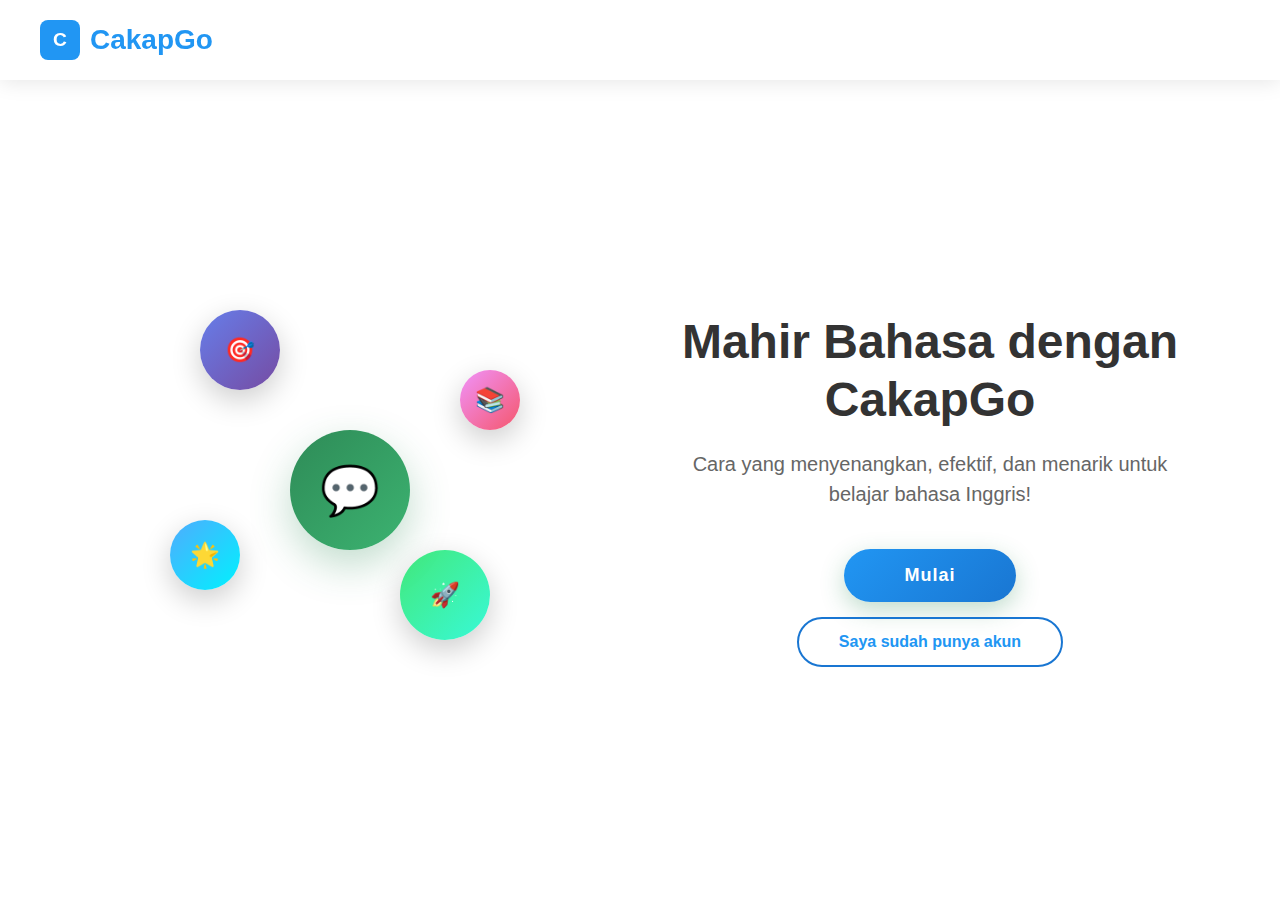
<file: index.html>
<!DOCTYPE html>
<html lang="en">
<head>
    <meta charset="UTF-8">
    <meta name="viewport" content="width=device-width, initial-scale=1.0">
    <title>CakapGo - Learn Languages Effectively</title>
    <link rel="stylesheet" href="welcome-style.css">
</head>
<body>
    <header class="header">
        <div class="logo">CakapGo</div>
        <div class="language-selector">
        </div>
    </header>

    <main class="main-container">
        <section class="illustration-section">
            <div class="floating-elements">
                <div class="floating-element element-1">🎯</div>
                <div class="floating-element element-2">📚</div>
                <div class="floating-element element-3">🌟</div>
                <div class="floating-element element-4">🚀</div>
                <div class="central-mascot">💬</div>
            </div>
        </section>

        <section class="content-section">
            <h1 class="main-heading">Mahir Bahasa dengan CakapGo</h1>
            <p class="sub-heading">Cara yang menyenangkan, efektif, dan menarik untuk belajar bahasa Inggris!</p>
            
            <div class="cta-buttons">
                <button class="btn-primary" onclick="startLearning()">Mulai</button>
                <button class="btn-secondary" onclick="signIn()">Saya sudah punya akun</button>
            </div>
        </section>
    </main>

    <script src="welcome-script.js"></script>
</body>
</html>
</file>
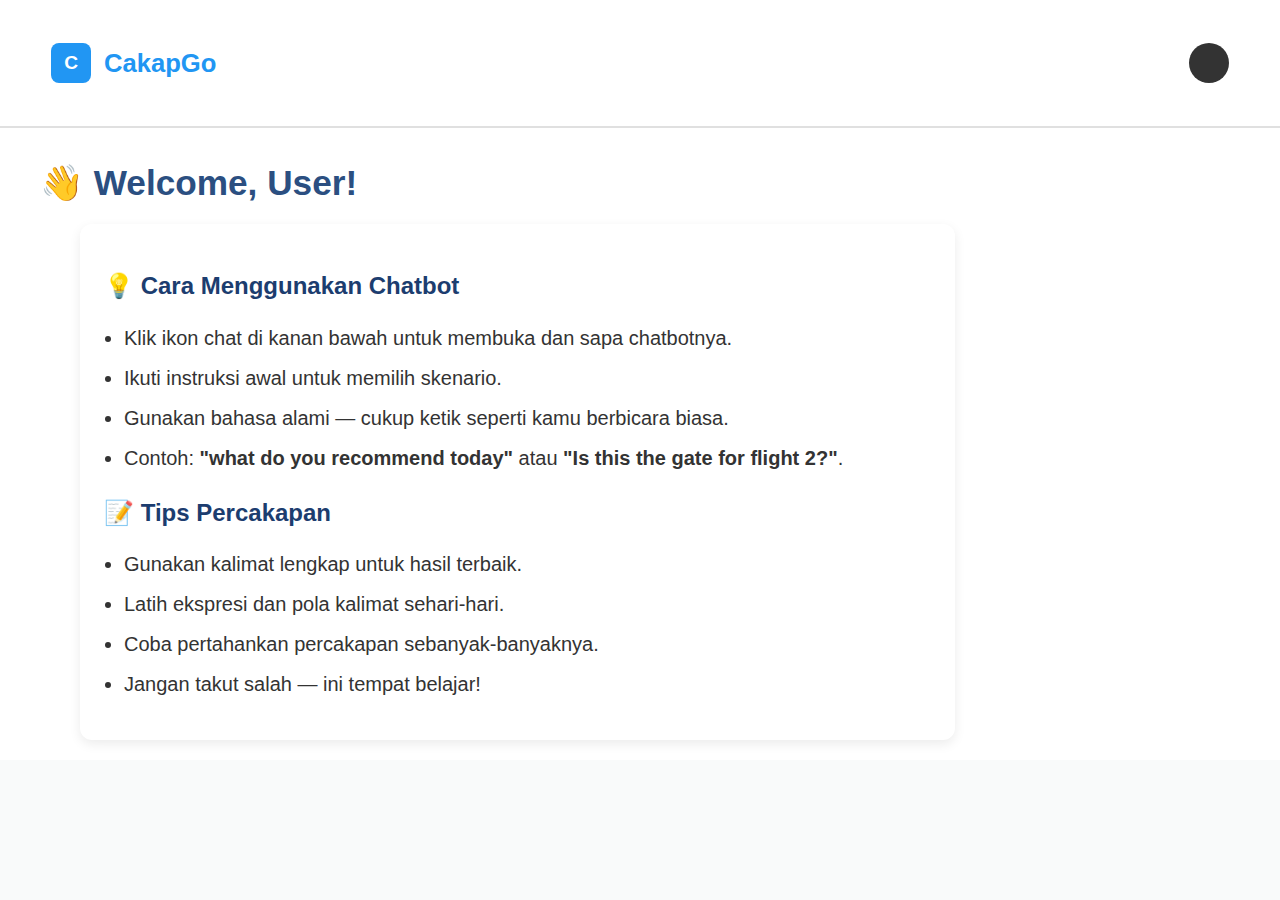
<file: latihan/conversation/index.html>
<!DOCTYPE html>
<html lang="en">
<head>
  <meta charset="UTF-8" />
  <title>Chatbot - CakapGo</title>
  <meta name="viewport" content="width=device-width, initial-scale=1.0" />
  <link rel="stylesheet" href="style.css" />
  <script src="https://cdn.botpress.cloud/webchat/v2.5/inject.js"></script>
</head>
<body>
  <div class="container">
    <header class="header">
      <a href="../../home.html" class="logo" style="text-decoration: none; color: inherit; cursor: pointer;">
        <div class="logo-icon">C</div>
        <span class="logo-text">CakapGo</span>
      </a>
      <div class="profile-icon"></div>
    </header>

    <main class="main-content">
      <h1>👋 Welcome, User!</h1>
      <div class="instructions">
        <h2>💡 Cara Menggunakan Chatbot</h2>
        <ul>
          <li>Klik ikon chat di kanan bawah untuk membuka dan sapa chatbotnya.</li>
          <li>Ikuti instruksi awal untuk memilih skenario.</li>
          <li>Gunakan bahasa alami — cukup ketik seperti kamu berbicara biasa.</li>
          <li>Contoh: <strong>"what do you recommend today"</strong> atau <strong>"Is this the gate for flight 2?"</strong>.</li>
        </ul>

        <h2>📝 Tips Percakapan</h2>
        <ul>
          <li>Gunakan kalimat lengkap untuk hasil terbaik.</li>
          <li>Latih ekspresi dan pola kalimat sehari-hari.</li>
          <li>Coba pertahankan percakapan sebanyak-banyaknya.</li>
          <li>Jangan takut salah — ini tempat belajar!</li>
        </ul>
      </div>
    </main>
  </div>

  <script src="script.js"></script>
</body>
</html>
</file>
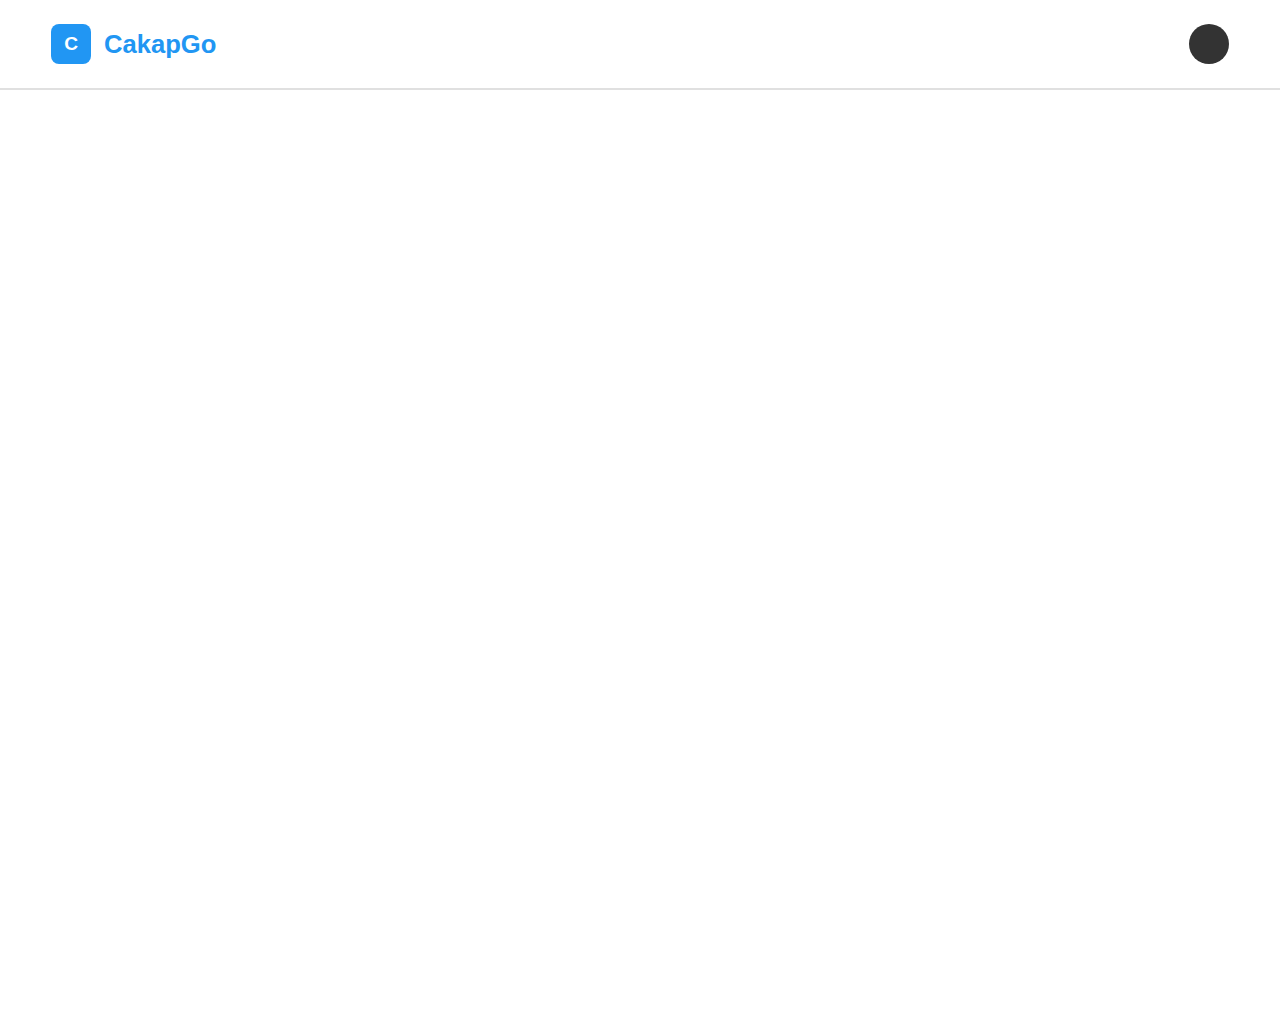
<file: home.html>
<!DOCTYPE html>
<html lang="id">
<head>
    <meta charset="UTF-8">
    <meta name="viewport" content="width=device-width, initial-scale=1.0">
    <title>CakapGo - Belajar Bahasa Inggris</title>
    <link rel="stylesheet" href="menu-styles.css">
</head>
<body>
    <div class="container">
        <!-- Header -->
        <header class="header">
            <div class="logo">
                <div class="logo-icon">C</div>
                <span class="logo-text">CakapGo</span>
            </div>
            <div class="profile-icon"></div>
        </header>

        <!-- Main Content -->
        <main class="main-content">
            <!-- Welcome Section -->
            <section class="welcome-section">
                <h1 class="welcome-title">Selamat Datang, User!</h1>
                <h2 class="welcome-subtitle">Siap Untuk Berlatih?</h2>
                <p class="welcome-description">
                    Belajar Bahasa Inggris kini jadi lebih mudah, interaktif dan menyenangkan! CakapGO hadir dengan latihan kosakata, 
                    percakapan, dan listening yang dirancang untuk semua level. Mulai perjalanan belajarmu sekarang dan tingkatkan kemampuan 
                    bahasa Inggris setiap hari.
                </p>
            </section>

            <!-- Feature Cards -->
            <section class="features-section">
                <div class="feature-card purple" onclick="openFeature('translate')">
                    <div class="feature-icon">
                        <svg width="40" height="40" viewBox="0 0 24 24" fill="none" stroke="currentColor" stroke-width="2">
                            <path d="M14 2H6a2 2 0 0 0-2 2v16a2 2 0 0 0 2 2h12a2 2 0 0 0 2-2V8z"/>
                            <polyline points="14,2 14,8 20,8"/>
                            <line x1="16" y1="13" x2="8" y2="13"/>
                            <line x1="16" y1="17" x2="8" y2="17"/>
                            <polyline points="10,9 9,9 8,9"/>
                        </svg>
                    </div>
                    <h3 class="feature-title">Latihan Kata & Kalimat</h3>
                    <p class="feature-description">Belajar kosakata baru dalam bahasa Inggris</p>
                </div>

                <div class="feature-card coral" onclick="openFeature('speaking')">
                    <div class="feature-icon">
                        <svg width="40" height="40" viewBox="0 0 24 24" fill="none" stroke="currentColor" stroke-width="2">
                            <path d="M3 18v-6a9 9 0 0 1 18 0v6"/>
                            <path d="M21 19a2 2 0 0 1-2 2h-1a2 2 0 0 1-2-2v-3a2 2 0 0 1 2-2h3zM3 19a2 2 0 0 0 2 2h1a2 2 0 0 0 2-2v-3a2 2 0 0 0-2-2H3z"/>
                        </svg>
                    </div>
                    <h3 class="feature-title">Latihan Mendengar & Berbicara</h3>
                    <p class="feature-description">Belajar mengucapkan dan mendengarkan</p>
                </div>

                <div class="feature-card orange" onclick="openFeature('dialogue')">
                    <div class="feature-icon">
                        <svg width="40" height="40" viewBox="0 0 24 24" fill="none" stroke="currentColor" stroke-width="2">
                            <path d="M21 15a2 2 0 0 1-2 2H7l-4 4V5a2 2 0 0 1 2-2h14a2 2 0 0 1 2 2z"/>
                            <path d="M8 9h8"/>
                            <path d="M8 13h6"/>
                        </svg>
                    </div>
                    <h3 class="feature-title">Latihan Bercakap</h3>
                    <p class="feature-description">Latih bahasa inggrismu, berbicara dengan conversation AI </p>
                </div>
            </section>

            <!-- Progress Section -->
            <section class="progress-section">
                <h3 class="progress-title">Progress</h3>
                <div class="progress-items">
                    <div class="progress-item">
                        <span class="progress-label">vocabulary</span>
                        <div class="progress-bar">
                            <div class="progress-fill" data-progress="10"></div>
                        </div>
                        <span class="progress-percentage">0%</span>
                    </div>
                    <div class="progress-item">
                        <span class="progress-label">speaking</span>
                        <div class="progress-bar">
                            <div class="progress-fill" data-progress="10"></div>
                        </div>
                        <span class="progress-percentage">10%</span>
                    </div>
                </div>
            </section>
        </main>
    </div>

    <script src="menu-script.js"></script>
</body>
</html>
</file>
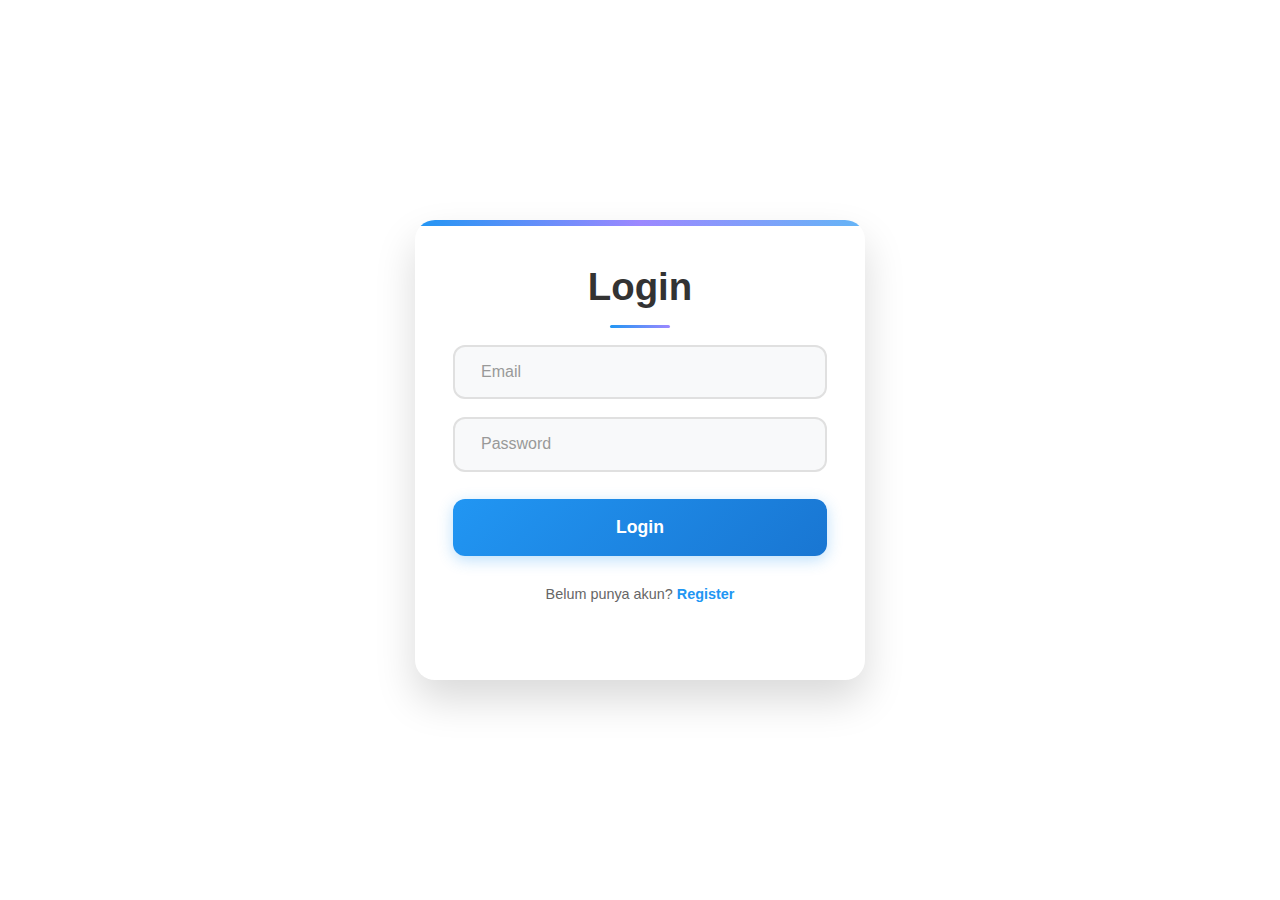
<file: login.html>
<!DOCTYPE html>
<html lang="en">
<head>
    <meta charset="UTF-8">
    <meta name="viewport" content="width=device-width, initial-scale=1.0">
    <title>Login</title>
    <link rel="stylesheet" href="style/login-styles.css">
</head>
<body>
    <div class="main">
        <div class="right">
            <div class="container">
                <h2>Login</h2>
                <form id="loginForm">
                    <input type="email" id="loginEmail" placeholder="Email" required>
                    <input type="password" id="loginPassword" placeholder="Password" required>
                    <button type="submit">Login</button>
                </form>
                <p>Belum punya akun? <a href="register.html">Register</a></p>
                <p id="login-msg"></p>
            </div>
        </div>
    </div>
    <script src="js/script.js"></script>
</body>
</html>
</file>
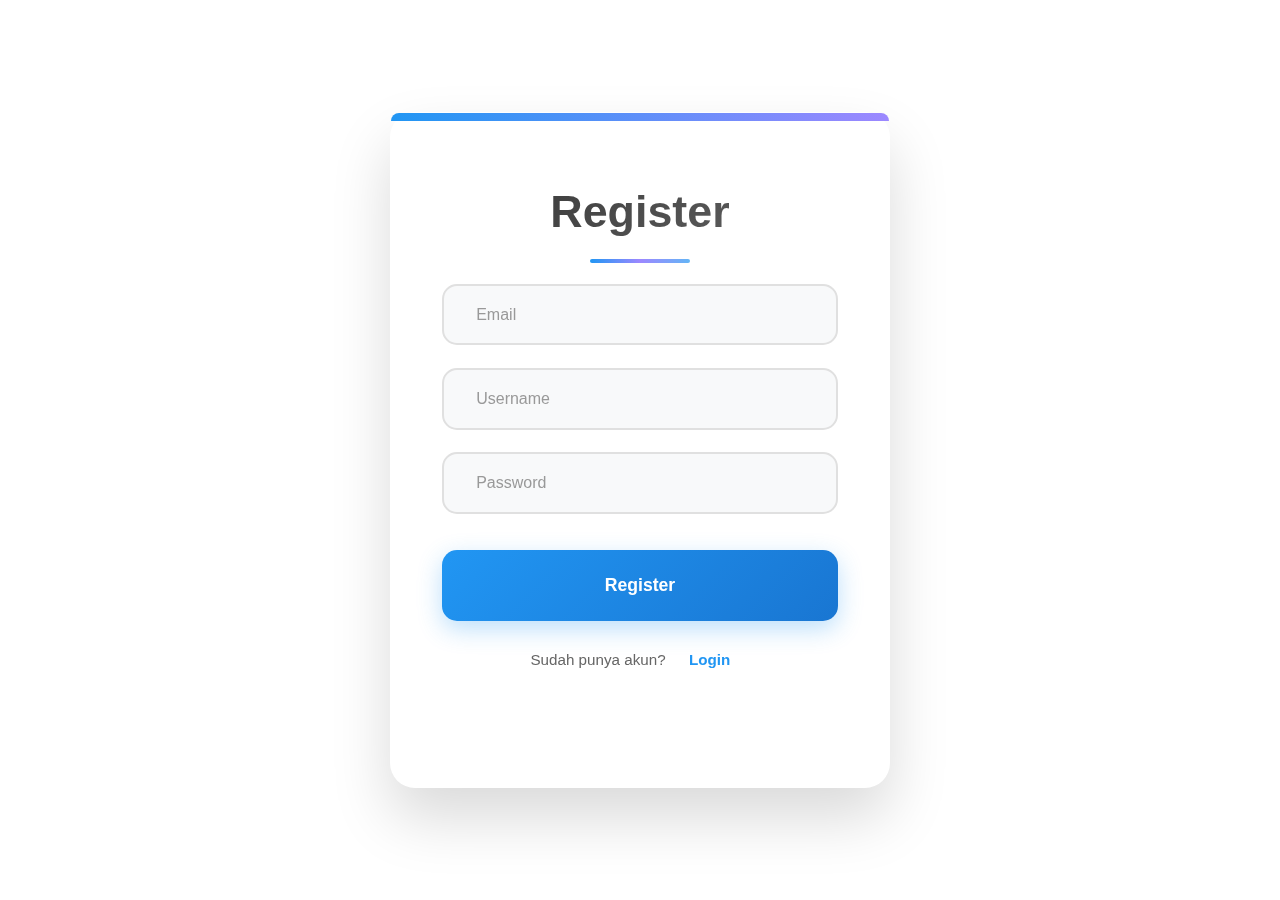
<file: register.html>
<!DOCTYPE html>
<html lang="en">
<head>
    <meta charset="UTF-8">
    <meta name="viewport" content="width=device-width, initial-scale=1.0">
    <title>Register</title>
    <link rel="stylesheet" href="style/register-style.css">
</head>
<body>
    <div class="container">
        <h2>Register</h2>
        <form id="registerForm">
            <input type="email" id="email" placeholder="Email" required>
            <input type="text" id="username" placeholder="Username" required>
            <input type="password" id="password" placeholder="Password" required>
            <button type="submit">Register</button>
        </form>
        <p>Sudah punya akun? <a href="login.html">Login</a></p>
        <p id="register-msg"></p>
    </div>
    <script src="js/script.js"></script>
</body>
</html>
</file>
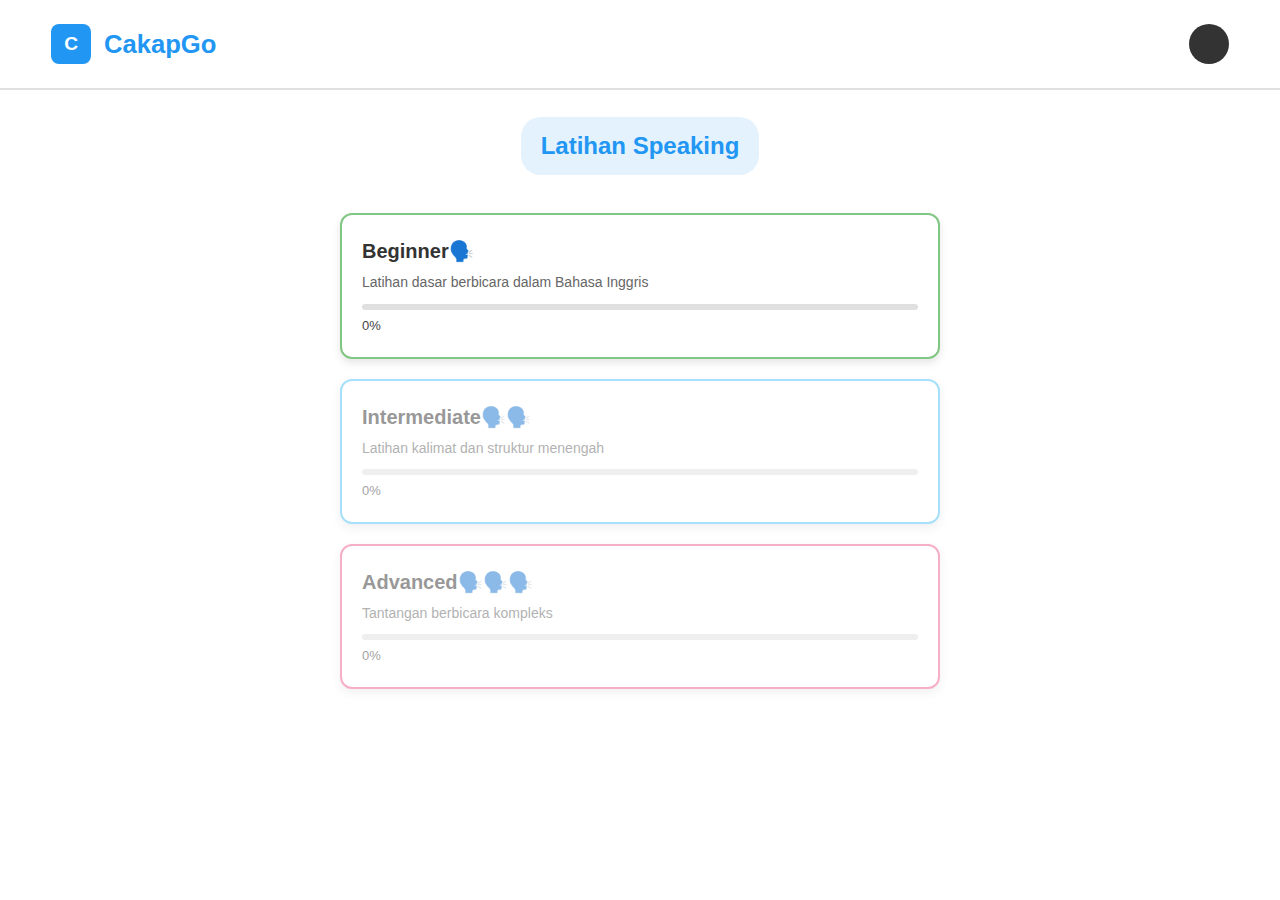
<file: latihan/speaking/difficulty.html>
<!DOCTYPE html>
<html lang="en">
<head>
  <meta charset="UTF-8" />
  <meta name="viewport" content="width=device-width, initial-scale=1.0"/>
  <title>Pilih Tingkat Speaking - CakapGo</title>
  <link rel="stylesheet" href="difficulty.css">
</head>
<body>
  <div class="container">
    <header class="header">
      <a href="../../home.html" class="logo" style="text-decoration: none; color: inherit; cursor: pointer;">
        <div class="logo-icon">C</div>
        <span class="logo-text">CakapGo</span>
      </a>
      <div class="profile-icon"></div>
    </header>

    <div class="lesson-section-title">Latihan Speaking</div>

    <div class="lesson-container">
      <div class="lesson-card beginner" id="easyBtn" onclick="selectDifficulty('easy')">
        <div class="card-content">
          <h3 class="level-title">Beginner🗣️</h3>
          <p class="level-desc">Latihan dasar berbicara dalam Bahasa Inggris</p>
          <div class="progress-bar">
            <div class="progress" id="progress-bar-easy"></div>
          </div>
          <p class="lesson-percent" id="easyProgress">0%</p>
        </div>
      </div>

      <div class="lesson-card intermediate locked" id="mediumBtn" onclick="selectDifficulty('medium')">
        <div class="card-content">
          <h3 class="level-title">Intermediate🗣️🗣️</h3>
          <p class="level-desc">Latihan kalimat dan struktur menengah</p>
          <div class="progress-bar">
            <div class="progress" id="progress-bar-medium"></div>
          </div>
          <p class="lesson-percent" id="mediumProgress">0%</p>
        </div>
      </div>

      <div class="lesson-card hard locked" id="hardBtn" onclick="selectDifficulty('hard')">
        <div class="card-content">
          <h3 class="level-title">Advanced🗣️🗣️🗣️</h3>
          <p class="level-desc">Tantangan berbicara kompleks</p>
          <div class="progress-bar">
            <div class="progress" id="progress-bar-hard"></div>
          </div>
          <p class="lesson-percent" id="hardProgress">0%</p>
        </div>
      </div>
    </div>
  </div>

  <script src="difficulty.js"></script>
</body>
</html>
</file>
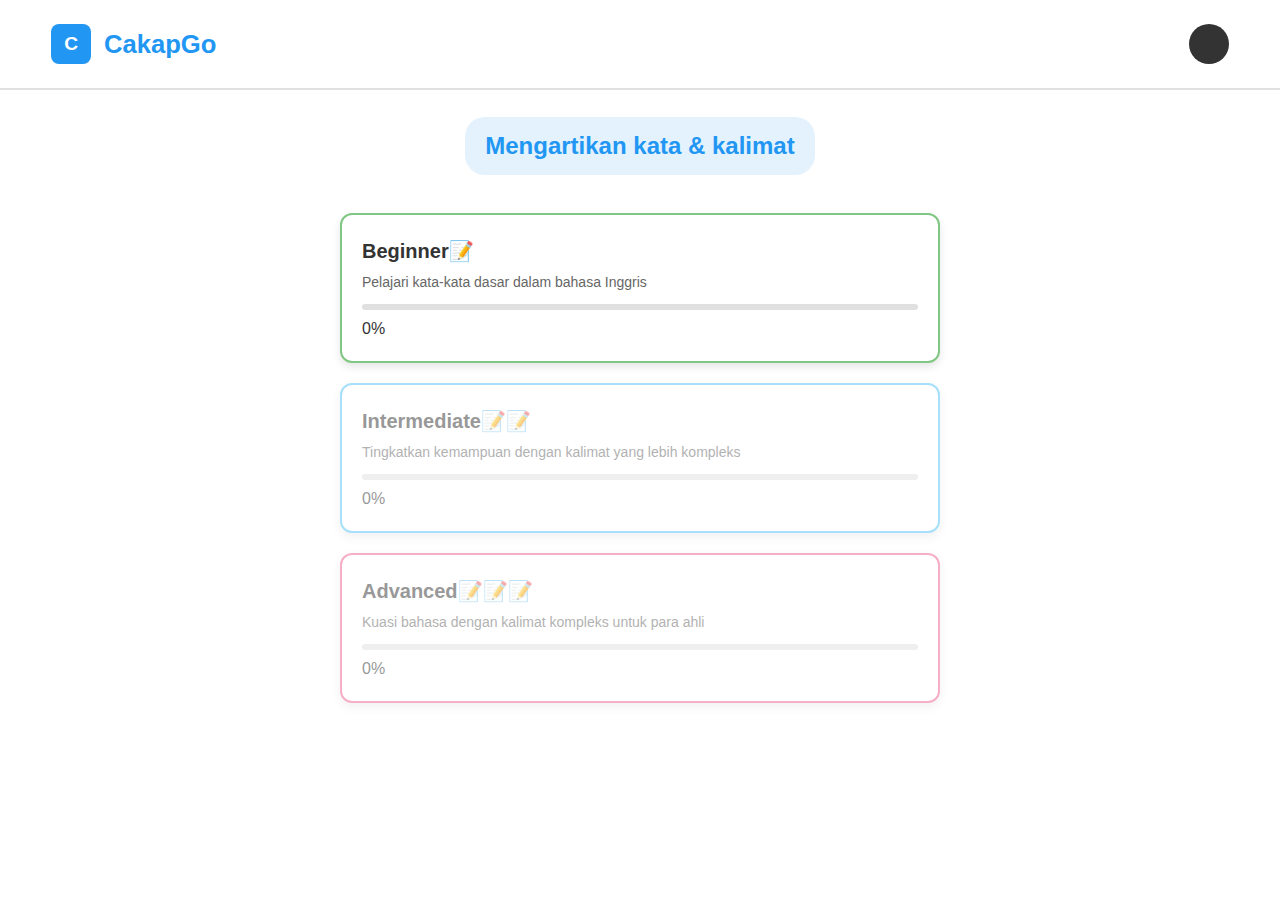
<file: latihan/vocabulary/difficulty.html>
<!DOCTYPE html>
<html lang="en">
<head>
  <meta charset="UTF-8" />
  <meta name="viewport" content="width=device-width, initial-scale=1.0"/>
  <title>Pilih Tingkat Kesulitan - BiLingo</title>
  <link rel="stylesheet" href="difficulty.css">
</head>
<body>
  <div class="container">
    <header class="header">
      <a href="../../home.html" class="logo" style="text-decoration: none; color: inherit; cursor: pointer;">
        <div class="logo-icon">C</div>
        <span class="logo-text">CakapGo</span>
      </a>
      <div class="profile-icon"></div>
    </header>
    <div class="lesson-section-title">Mengartikan kata & kalimat</div>

<div class="lesson-container">
  <div class="lesson-card beginner" id="easy" onclick="selectDifficulty('easy')">
    <div class="card-content">
      <h3 class="level-title">Beginner📝</h3>
      <p class="level-desc">Pelajari kata-kata dasar dalam bahasa Inggris</p>
      <div class="progress-bar">
        <div class="progress" id="progress-bar-easy" style="width: 0%;"></div>
      </div>
      <p class="lesson-percent" id="lesson-count-easy">0%</p>
    </div>
  </div>

  <div class="lesson-card intermediate" id="intermediate" onclick="selectDifficulty('intermediate')">
    <div class="card-content">
      <h3 class="level-title">Intermediate📝📝</h3>
      <p class="level-desc">Tingkatkan kemampuan dengan kalimat yang lebih kompleks</p>
      <div class="progress-bar">
        <div class="progress" id="progress-bar-intermediate" style="width: 0%;"></div>
      </div>
      <p class="lesson-percent" id="lesson-count-intermediate">0%</p>
    </div>
  </div>

  <div class="lesson-card hard" id="hard" onclick="selectDifficulty('hard')">
    <div class="card-content">
      <h3 class="level-title">Advanced📝📝📝</h3>
      <p class="level-desc">Kuasi bahasa dengan kalimat kompleks untuk para ahli</p>
      <div class="progress-bar">
        <div class="progress" id="progress-bar-hard" style="width: 0%;"></div>
      </div>
      <p class="lesson-percent" id="lesson-count-hard">0%</p>
    </div>
  </div>
</div>


  </div>

  <script src="difficulty.js"></script>
</body>
</html>
</file>
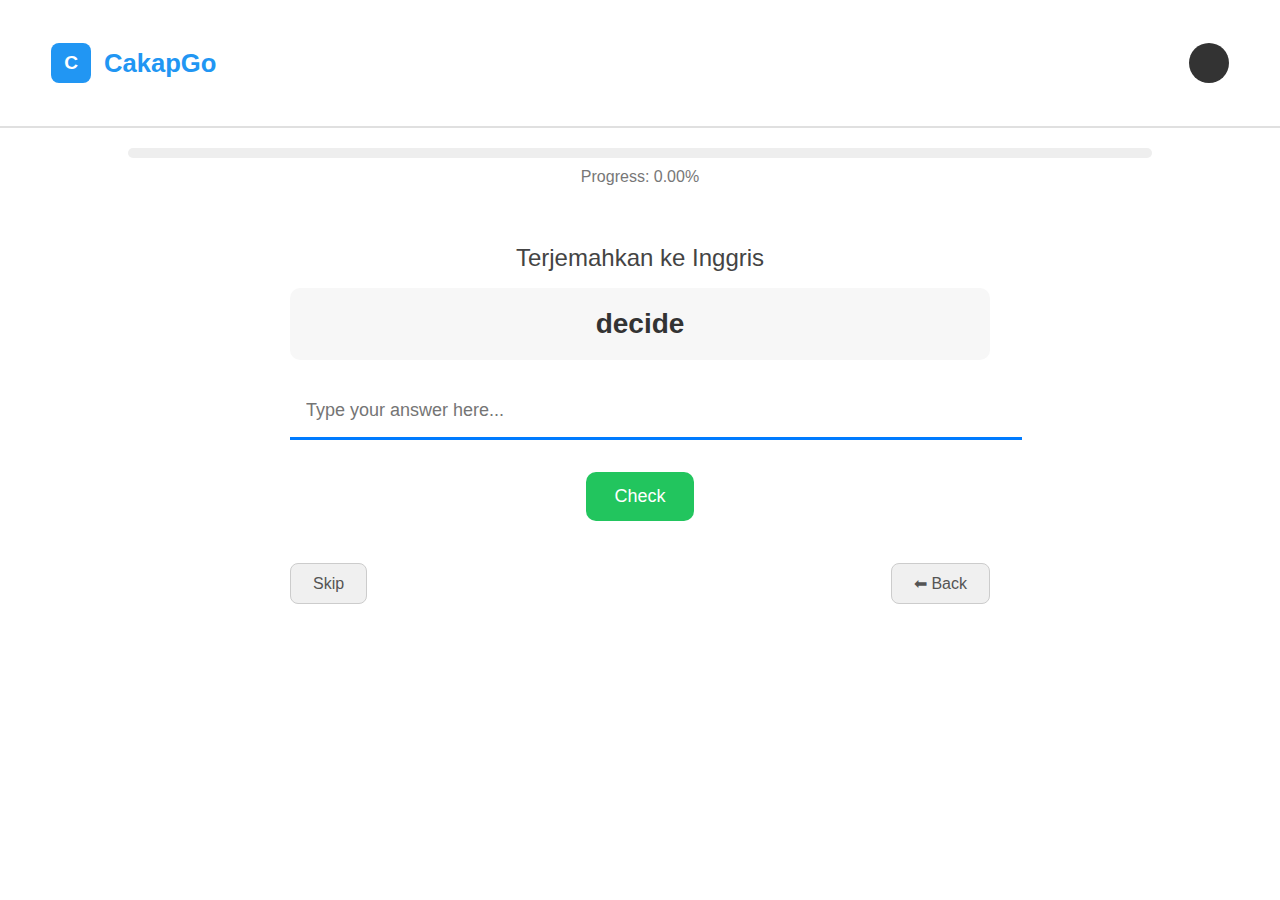
<file: latihan/vocabulary/latihan.html>
<!DOCTYPE html>
<html lang="id">
<head>
  <meta charset="UTF-8" />
  <title>CakapGo - Latihan</title>
  <link rel="stylesheet" href="style.css" />
</head>
<body>
  <div class="container">
    <header class="header">
      <a href="../../home.html" class="logo" style="text-decoration: none; color: inherit; cursor: pointer;">
        <div class="logo-icon">C</div>
        <span class="logo-text">CakapGo</span>
      </a>
      <div class="profile-icon"></div>
    </header>
  </div>

  <div class="progress-bar-container">
    <div id="progress-bar"></div>
  </div>
  <p id="progress-label" class="progress-text">Progress: 0.00%</p>

  <main class="card">
    <p class="instruction">Terjemahkan ke Inggris</p>
    <div class="question-box" id="question">Loading...</div>

    <input type="text" id="answer" placeholder="Type your answer here..." class="answer-input" />

    <div class="correct-progress-container" id="correct-progress-container" style="display: none;">
      <div class="correct-progress-bar" id="correct-progress-bar"></div>
    </div>

    <button class="check-btn" onclick="checkAnswer()">Check</button>
    <p id="result" class="feedback"></p>
    <button id="next-btn" class="next-btn" onclick="loadRandomQuestion()" style="display: none;">Next</button>


    <div class="skip-row">
      <button class="skip-btn" onclick="loadRandomQuestion()">Skip</button>
      <button class="back-btn" onclick="goBack()">⬅ Back</button>
    </div>
  </main>

  <script src="latihan.js"></script>
</body>
</html>
</file>
<file: welcome-style.css>
* {
    margin: 0;
    padding: 0;
    box-sizing: border-box;
}

body {
    font-family: 'Segoe UI', Tahoma, Geneva, Verdana, sans-serif;
    
    min-height: 100vh;
    overflow-x: hidden;
}

.header {
    display: flex;
    justify-content: space-between;
    align-items: center;
    padding: 20px 40px;
    background: rgba(255, 255, 255, 0.95);
    backdrop-filter: blur(10px);
    box-shadow: 0 2px 20px rgba(0, 0, 0, 0.1);
}

.logo {
    font-size: 28px;
    font-weight: bold;
    color: #2196F3;
    display: flex;
    align-items: center;
    gap: 10px;
}

.logo::before {
    content: "C";
    width: 3vw;
    height: 3vw;
    min-width: 40px;
    min-height: 40px;
    max-width: 60px;
    max-height: 60px;
    background-color: #2196F3;
    color: white;
    border-radius: 8px;
    display: flex;
    align-items: center;
    justify-content: center;
    font-weight: bold;
    font-size: clamp(16px, 1.5vw, 24px);
}

.language-selector {
    display: flex;
    align-items: center;
    gap: 10px;
    color: #666;
    font-size: 14px;
    cursor: pointer;
    padding: 8px 16px;
    border-radius: 20px;
    transition: background-color 0.3s ease;
}

.language-selector:hover {
    background-color: rgba(46, 139, 87, 0.1);
}

.main-container {
    display: flex;
    align-items: center;
    justify-content: center;
    min-height: calc(100vh - 80px);
    padding: 40px;
    gap: 80px;
}

.illustration-section {
    flex: 1;
    max-width: 500px;
    position: relative;
}

.floating-elements {
    position: relative;
    width: 400px;
    height: 400px;
    margin: 0 auto;
}

.floating-element {
    position: absolute;
    border-radius: 50%;
    display: flex;
    align-items: center;
    justify-content: center;
    font-size: 24px;
    animation: float 3s ease-in-out infinite;
    box-shadow: 0 10px 30px rgba(0, 0, 0, 0.2);
}

.element-1 {
    width: 80px;
    height: 80px;
    background: linear-gradient(135deg, #667eea 0%, #764ba2 100%);
    top: 20px;
    left: 50px;
    animation-delay: 0s;
}

.element-2 {
    width: 60px;
    height: 60px;
    background: linear-gradient(135deg, #f093fb 0%, #f5576c 100%);
    top: 80px;
    right: 30px;
    animation-delay: 0.5s;
}

.element-3 {
    width: 70px;
    height: 70px;
    background: linear-gradient(135deg, #4facfe 0%, #00f2fe 100%);
    bottom: 100px;
    left: 20px;
    animation-delay: 1s;
}

.element-4 {
    width: 90px;
    height: 90px;
    background: linear-gradient(135deg, #43e97b 0%, #38f9d7 100%);
    bottom: 50px;
    right: 60px;
    animation-delay: 1.5s;
}

.central-mascot {
    position: absolute;
    top: 50%;
    left: 50%;
    transform: translate(-50%, -50%);
    width: 120px;
    height: 120px;
    background: linear-gradient(135deg, #2E8B57 0%, #3CB371 100%);
    border-radius: 50%;
    display: flex;
    align-items: center;
    justify-content: center;
    font-size: 48px;
    box-shadow: 0 15px 40px rgba(46, 139, 87, 0.3);
    animation: pulse 2s ease-in-out infinite;
}

.content-section {
    flex: 1;
    max-width: 500px;
    text-align: center;
}

.main-heading {
    font-size: 48px;
    font-weight: bold;
    color: #333;
    margin-bottom: 20px;
    line-height: 1.2;
}

.sub-heading {
    font-size: 20px;
    color: #666;
    margin-bottom: 40px;
    line-height: 1.5;
}

.cta-buttons {
    display: flex;
    flex-direction: column;
    gap: 15px;
    align-items: center;
}

.btn-primary {
    background: linear-gradient(135deg, #2196F3, #1976D2);
    color: white;
    border: none;
    padding: 16px 60px;
    font-size: 18px;
    font-weight: bold;
    border-radius: 30px;
    cursor: pointer;
    transition: all 0.3s ease;
    box-shadow: 0 8px 25px rgba(46, 139, 87, 0.3);
    letter-spacing: 1px;
}

.btn-primary:hover {
    transform: translateY(-2px);
    box-shadow: 0 12px 35px rgba(46, 139, 87, 0.4);
}

.btn-secondary {
    background: transparent;
    color: #2196F3;
    border: 2px solid #1976D2;
    padding: 14px 40px;
    font-size: 16px;
    font-weight: 600;
    border-radius: 30px;
    cursor: pointer;
    transition: all 0.3s ease;
}

.btn-secondary:hover {
    background: #29dad4;
    color: white;
    transform: translateY(-1px);
}

@keyframes float {
    0%, 100% { transform: translateY(0px); }
    50% { transform: translateY(-20px); }
}

@keyframes pulse {
    0%, 100% { transform: translate(-50%, -50%) scale(1); }
    50% { transform: translate(-50%, -50%) scale(1.05); }
}

@media (max-width: 768px) {
    .main-container {
        flex-direction: column;
        gap: 40px;
        padding: 20px;
    }

    .header {
        padding: 15px 20px;
    }

    .main-heading {
        font-size: 36px;
    }

    .floating-elements {
        width: 300px;
        height: 300px;
    }

    .cta-buttons {
        width: 100%;
    }

    .btn-primary, .btn-secondary {
        width: 100%;
        max-width: 300px;
    }
}

.features {
    position: absolute;
    bottom: 20px;
    left: 50%;
    transform: translateX(-50%);
    display: flex;
    gap: 30px;
    color: #666;
    font-size: 14px;
}

.feature {
    display: flex;
    align-items: center;
    gap: 8px;
}
</file>
<file: latihan/conversation/style.css>
body {
  font-family: 'Segoe UI', sans-serif;
  background-color: #f9fafa;
  color: #333;
  margin: 0;
  padding: 0;
}

.container {
  width: 100vw;
  padding: 0;
  background-color: white;
  display: flex;
  flex-direction: column;
}

.header {
  display: flex;
  justify-content: space-between;
  align-items: center;
  padding: 2vh 4vw;
  border-bottom: 2px solid #e0e0e0;
  height: 10vh;
  min-height: 0px;
}

.logo {
  display: flex;
  align-items: center;
  gap: 1vw;
}

.logo-icon {
  width: 3vw;
  height: 3vw;
  min-width: 40px;
  min-height: 40px;
  max-width: 60px;
  max-height: 60px;
  background-color: #2196F3;
  color: white;
  border-radius: 8px;
  display: flex;
  align-items: center;
  justify-content: center;
  font-weight: bold;
  font-size: clamp(16px, 1.5vw, 24px);
}

.logo-text {
  font-size: clamp(20px, 2vw, 32px);
  font-weight: bold;
  color: #2196F3;
}

.profile-icon {
  width: 3vw;
  height: 3vw;
  min-width: 40px;
  min-height: 40px;
  max-width: 60px;
  max-height: 60px;
  background-color: #333;
  border-radius: 50%;
  cursor: pointer;
  transition: transform 0.2s ease;
}

.profile-icon:hover {
  transform: scale(1.1);
}

.main-content {
  max-width: 900px;
  margin: 10px auto 20px 40px;
  padding: 0px;
  text-align: left;
}

h1 {
  color: #2b4f81;
  font-size: 2.2rem;
  margin-bottom: 10px;
}

.instructions {
  background-color: #ffffff;
  border-radius: 12px;
  padding: 24px;
  box-shadow: 0 4px 12px rgba(0,0,0,0.08);
  margin-top: 20px;
  line-height: 1.6;
  width: 100%;
  max-width: 1000px;
  min-width: 300px;
  margin-left: 40px;
  margin-right: auto;
}

.instructions h2 {
  font-size: 1.5rem;
  margin-bottom: 10px;
  color: #1c3d6f;
}

.instructions ul {
  padding-left: 20px;
}

.instructions ul li {
  margin-bottom: 8px;
  font-size: 20px;
}

@media screen and (max-width: 768px) {
  .main-content {
    margin: 20px;
    padding-bottom: 120px;
    font-size: 150px;
  }
}
</file>
<file: menu-styles.css>
* {
    margin: 0;
    padding: 0;
    box-sizing: border-box;
}

body {
    font-family: 'Segoe UI', Tahoma, Geneva, Verdana, sans-serif;
    background-color: #f5f5f5;
    color: #333;
    line-height: 1.6;
    overflow-x: hidden;
}

.container {
    width: 100vw;
    min-height: 100vh;
    padding: 0;
    background-color: white;
    display: flex;
    flex-direction: column;
}

/* Header Styles */
.header {
    display: flex;
    justify-content: space-between;
    align-items: center;
    padding: 2vh 4vw;
    border-bottom: 2px solid #e0e0e0;
    height: 10vh;
    min-height: 80px;
}

.logo {
    display: flex;
    align-items: center;
    gap: 1vw;
}

.logo-icon {
    width: 3vw;
    height: 3vw;
    min-width: 40px;
    min-height: 40px;
    max-width: 60px;
    max-height: 60px;
    background-color: #2196F3;
    color: white;
    border-radius: 8px;
    display: flex;
    align-items: center;
    justify-content: center;
    font-weight: bold;
    font-size: clamp(16px, 1.5vw, 24px);
}

.logo-text {
    font-size: clamp(20px, 2vw, 32px);
    font-weight: bold;
    color: #2196F3;
}

.profile-icon {
    width: 3vw;
    height: 3vw;
    min-width: 40px;
    min-height: 40px;
    max-width: 60px;
    max-height: 60px;
    background-color: #333;
    border-radius: 50%;
    cursor: pointer;
    transition: transform 0.2s ease;
}

.profile-icon:hover {
    transform: scale(1.1);
}

/* Main Content */
.main-content {
    flex: 1;
    padding: 0 4vw;
    display: flex;
    flex-direction: column;
    justify-content: space-between;
    min-height: 90vh;
}

/* Welcome Section */
.welcome-section {
    text-align: center;
    padding: 4vh 0;
    flex: 0 0 auto;
}

.welcome-title {
    font-size: clamp(2rem, 4vw, 3.5rem);
    font-weight: bold;
    margin-bottom: 1vh;
    color: #333;
}

.welcome-subtitle {
    font-size: clamp(1.5rem, 3vw, 2.5rem);
    font-weight: bold;
    margin-bottom: 3vh;
    color: #333;
}

.welcome-description {
    font-size: clamp(1rem, 1.2vw, 1.3rem);
    color: #666;
    max-width: 60vw;
    margin: 0 auto;
    line-height: 1.8;
}

/* Features Section */
.features-section {
    display: grid;
    grid-template-columns: repeat(3, 1fr);
    gap: 2vw;
    padding: 4vh 0;
    flex: 1;
    align-items: center;
    max-width: 80vw;
    margin: 0 auto;
}

.feature-card {
    aspect-ratio: 1.2 / 1;
    padding: 2vw;
    border-radius: 20px;
    text-align: center;
    cursor: pointer;
    transition: all 0.3s ease;
    box-shadow: 0 4px 15px rgba(0, 0, 0, 0.1);
    display: flex;
    flex-direction: column;
    justify-content: center;
    align-items: center;
    position: relative;
    overflow: hidden;
}

.feature-card:hover {
    transform: translateY(-8px);
    box-shadow: 0 12px 30px rgba(0, 0, 0, 0.15);
}

.feature-card.purple {
    background: linear-gradient(135deg, #9c88ff, #8c7ae6);
    color: white;
}

.feature-card.coral {
    background: linear-gradient(135deg, #ff7675, #fd79a8);
    color: white;
}

.feature-card.orange {
    background: linear-gradient(135deg, #fdcb6e, #f39c12);
    color: white;
}

.feature-icon {
    margin-bottom: 1.5vh;
    display: flex;
    justify-content: center;
    font-size: clamp(2rem, 3vw, 4rem);
}

.feature-icon svg {
    width: clamp(40px, 3vw, 60px);
    height: clamp(40px, 3vw, 60px);
}

.feature-title {
    font-size: clamp(1.1rem, 1.3vw, 1.5rem);
    font-weight: bold;
    margin-bottom: 1vh;
    line-height: 1.3;
}

.feature-description {
    font-size: clamp(0.9rem, 1vw, 1.1rem);
    opacity: 0.9;
    line-height: 1.4;
}

/* Progress Section */
.progress-section {
    background-color: #f8f9fa;
    padding: 3vh 4vw;
    border-radius: 20px;
    box-shadow: 0 4px 15px rgba(0, 0, 0, 0.05);
    margin: 2vh 0 4vh 0;
    flex: 0 0 auto;
}

.progress-title {
    text-align: center;
    font-size: clamp(1.3rem, 2vw, 2rem);
    font-weight: bold;
    margin-bottom: 3vh;
    color: #333;
}

.progress-items {
    display: flex;
    flex-direction: column;
    gap: 2vh;
    max-width: 60vw;
    margin: 0 auto;
}

.progress-item {
    display: grid;
    grid-template-columns: 1fr 4fr 1fr;
    align-items: center;
    gap: 2vw;
}

.progress-label {
    font-weight: 500;
    color: #666;
    font-size: clamp(0.9rem, 1.1vw, 1.2rem);
    text-align: left;
}

.progress-bar {
    height: 12px;
    background-color: #e0e0e0;
    border-radius: 6px;
    overflow: hidden;
    position: relative;
}

.progress-fill {
    height: 100%;
    background: linear-gradient(90deg, #2196F3, #21CBF3);
    border-radius: 6px;
    transition: width 0.8s ease;
    animation: progressAnimation 2s ease-in-out;
}

.progress-percentage {
    text-align: right;
    font-weight: bold;
    color: #333;
    font-size: clamp(0.9rem, 1.1vw, 1.2rem);
}

@keyframes progressAnimation {
    from {
        width: 0%;
    }
}

/* Responsive Design */
@media (max-width: 1200px) {
    .welcome-description {
        max-width: 70vw;
    }
    
    .features-section {
        max-width: 90vw;
    }
    
    .progress-items {
        max-width: 70vw;
    }
}

@media (max-width: 768px) {
    .header {
        padding: 2vh 3vw;
    }
    
    .main-content {
        padding: 0 3vw;
    }
    
    .welcome-description {
        max-width: 85vw;
    }
    
    .features-section {
        grid-template-columns: 1fr;
        gap: 3vh;
        max-width: 70vw;
        padding: 3vh 0;
    }
    
    .feature-card {
        aspect-ratio: 2 / 1;
        padding: 4vw;
    }
    
    .progress-items {
        max-width: 85vw;
    }
    
    .progress-item {
        grid-template-columns: 1fr;
        gap: 1vh;
        text-align: center;
    }
    
    .progress-label {
        text-align: center;
    }
    
    .progress-percentage {
        text-align: center;
    }
}

@media (max-width: 480px) {
    .header {
        padding: 2vh 4vw;
    }
    
    .main-content {
        padding: 0 4vw;
    }
    
    .welcome-description {
        max-width: 90vw;
    }
    
    .features-section {
        max-width: 85vw;
    }
    
    .feature-card {
        padding: 6vw;
    }
    
    .progress-items {
        max-width: 90vw;
    }
}

/* Loading Animation */
.loading {
    opacity: 0;
    animation: fadeIn 0.5s ease-in-out forwards;
}

@keyframes fadeIn {
    to {
        opacity: 1;
    }
}

/* Ensure consistent aspect ratios across all screen sizes */
@media (min-width: 1400px) {
    .feature-card {
        max-width: 350px;
        max-height: 292px;
    }
    
    .logo-icon, .profile-icon {
        width: 50px;
        height: 50px;
    }
}

/* Ultra-wide screen support */
@media (min-width: 1920px) {
    .container {
        max-width: 1920px;
        margin: 0 auto;
    }
    
    .welcome-description {
        max-width: 50vw;
    }
    
    .features-section {
        max-width: 70vw;
    }
    
    .progress-items {
        max-width: 50vw;
    }
}
</file>
<file: style/login-styles.css>
* {
    margin: 0;
    padding: 0;
    box-sizing: border-box;
}

body {
    font-family: 'Segoe UI', Tahoma, Geneva, Verdana, sans-serif;
    min-height: 100vh;
    display: flex;
    align-items: center;
    justify-content: center;
    color: #333;
    line-height: 1.6;
}

.main {
    width: 100%;
    max-width: 1200px;
    min-height: 100vh;
    display: flex;
    align-items: center;
    justify-content: center;
    padding: 2vh 4vw;
}

.right {
    background: white;
    border-radius: 20px;
    box-shadow: 0 20px 40px rgba(0, 0, 0, 0.15);
    overflow: hidden;
    width: 100%;
    max-width: 450px;
    position: relative;
}

.right::before {
    content: '';
    position: absolute;
    top: 0;
    left: 0;
    right: 0;
    height: 6px;
    background: linear-gradient(90deg, #2196F3, #9c88ff, #64b5f6);
}

.container {
    padding: 4vh 3vw;
    text-align: center;
}

.container h2 {
    font-size: clamp(2rem, 3vw, 2.5rem);
    font-weight: bold;
    color: #333;
    margin-bottom: 3vh;
    position: relative;
}

.container h2::after {
    content: '';
    position: absolute;
    bottom: -10px;
    left: 50%;
    transform: translateX(-50%);
    width: 60px;
    height: 3px;
    background: linear-gradient(90deg, #2196F3, #9c88ff);
    border-radius: 2px;
}

#loginForm {
    display: flex;
    flex-direction: column;
    gap: 2vh;
    margin-bottom: 3vh;
}

input[type="email"],
input[type="password"] {
    width: 100%;
    padding: 1.8vh 2vw;
    border: 2px solid #e0e0e0;
    border-radius: 12px;
    font-size: clamp(1rem, 1.2vw, 1.1rem);
    background: #f8f9fa;
    transition: all 0.3s ease;
    outline: none;
    color: #333;
}

input[type="email"]:focus,
input[type="password"]:focus {
    border-color: #2196F3;
    background: white;
    box-shadow: 0 0 0 3px rgba(33, 150, 243, 0.1);
    transform: translateY(-2px);
}

input[type="email"]::placeholder,
input[type="password"]::placeholder {
    color: #999;
    font-weight: 400;
}

button[type="submit"] {
    width: 100%;
    padding: 2vh 2vw;
    background: linear-gradient(135deg, #2196F3, #1976D2);
    color: white;
    border: none;
    border-radius: 12px;
    font-size: clamp(1.1rem, 1.3vw, 1.2rem);
    font-weight: 600;
    cursor: pointer;
    transition: all 0.3s ease;
    box-shadow: 0 4px 15px rgba(33, 150, 243, 0.3);
    margin-top: 1vh;
}

button[type="submit"]:hover {
    transform: translateY(-3px);
    box-shadow: 0 8px 25px rgba(33, 150, 243, 0.4);
    background: linear-gradient(135deg, #1976D2, #1565C0);
}

button[type="submit"]:active {
    transform: translateY(-1px);
    box-shadow: 0 4px 15px rgba(33, 150, 243, 0.3);
}

.container p {
    font-size: clamp(0.9rem, 1vw, 1rem);
    color: #666;
    margin-bottom: 1vh;
}

.container p a {
    color: #2196F3;
    text-decoration: none;
    font-weight: 600;
    transition: all 0.3s ease;
    position: relative;
}

.container p a:hover {
    color: #1976D2;
    text-decoration: underline;
}

.container p a::before {
    content: '';
    position: absolute;
    bottom: -2px;
    left: 0;
    width: 0;
    height: 2px;
    background: linear-gradient(90deg, #2196F3, #9c88ff);
    transition: width 0.3s ease;
}

.container p a:hover::before {
    width: 100%;
}

#login-msg {
    min-height: 20px;
    font-weight: 500;
    font-size: clamp(0.9rem, 1vw, 1rem);
    margin-top: 1vh;
    padding: 1vh;
    border-radius: 8px;
    transition: all 0.3s ease;
}

#login-msg:not(:empty) {
    animation: slideIn 0.3s ease-out;
}

#login-msg[style*="color: green"] {
    background: linear-gradient(135deg, #e8f5e8, #ffffff);
    border: 1px solid #4caf50;
    color: #2e7d32 !important;
}

#login-msg[style*="color: red"] {
    background: linear-gradient(135deg, #ffebee, #ffffff);
    border: 1px solid #f44336;
    color: #c62828 !important;
}

/* Loading animation for form submission */
.container form.loading button[type="submit"] {
    background: linear-gradient(135deg, #bdbdbd, #9e9e9e);
    cursor: not-allowed;
    transform: none;
    box-shadow: none;
}

.container form.loading button[type="submit"]::after {
    content: '';
    width: 16px;
    height: 16px;
    border: 2px solid transparent;
    border-top: 2px solid white;
    border-radius: 50%;
    display: inline-block;
    animation: spin 1s linear infinite;
    margin-left: 10px;
}

/* Animations */
@keyframes slideIn {
    from {
        opacity: 0;
        transform: translateY(-10px);
    }
    to {
        opacity: 1;
        transform: translateY(0);
    }
}

@keyframes spin {
    0% { transform: rotate(0deg); }
    100% { transform: rotate(360deg); }
}

/* Responsive Design */
@media (max-width: 768px) {
    .main {
        padding: 2vh 5vw;
    }
    
    .container {
        padding: 3vh 4vw;
    }
    
    input[type="email"],
    input[type="password"] {
        padding: 2vh 4vw;
    }
    
    button[type="submit"] {
        padding: 2.5vh 4vw;
    }
}

@media (max-width: 480px) {
    .main {
        padding: 1vh 3vw;
    }
    
    .right {
        border-radius: 15px;
        max-width: 100%;
    }
    
    .container {
        padding: 3vh 5vw;
    }
    
    .container h2 {
        margin-bottom: 2vh;
    }
    
    #loginForm {
        gap: 1.5vh;
        margin-bottom: 2vh;
    }
}

/* Focus states for accessibility */
input[type="email"]:focus,
input[type="password"]:focus,
button[type="submit"]:focus {
    outline: 2px solid #2196F3;
    outline-offset: 2px;
}

/* High contrast mode support */
@media (prefers-contrast: high) {
    .right {
        border: 2px solid #333;
    }
    
    input[type="email"],
    input[type="password"] {
        border-color: #333;
    }
    
    button[type="submit"] {
        background: #1976D2;
    }
}

/* Reduced motion support */
@media (prefers-reduced-motion: reduce) {
    * {
        animation-duration: 0.01ms !important;
        animation-iteration-count: 1 !important;
        transition-duration: 0.01ms !important;
    }
}

/* Dark mode support (if needed) */
@media (prefers-color-scheme: dark) {
    body {
        background: linear-gradient(135deg, #1a1a2e 0%, #16213e 100%);
    }
    
    .right {
        background: #2d2d2d;
        color: #e0e0e0;
    }
    
    .container h2 {
        color: #e0e0e0;
    }
    
    input[type="email"],
    input[type="password"] {
        background: #3d3d3d;
        border-color: #555;
        color: #e0e0e0;
    }
    
    input[type="email"]::placeholder,
    input[type="password"]::placeholder {
        color: #aaa;
    }
    
    .container p {
        color: #bbb;
    }
}

/* Additional utility classes */
.fade-in {
    animation: slideIn 0.5s ease-out;
}

.shake {
    animation: shake 0.5s ease-in-out;
}

@keyframes shake {
    0%, 100% { transform: translateX(0); }
    25% { transform: translateX(-5px); }
    75% { transform: translateX(5px); }
}

/* Form validation styles */
input.error {
    border-color: #f44336 !important;
    background: #ffebee !important;
    animation: shake 0.5s ease-in-out;
}

input.success {
    border-color: #4caf50 !important;
    background: #e8f5e8 !important;
}

/* Loading overlay */
.loading-overlay {
    position: fixed;
    top: 0;
    left: 0;
    width: 100%;
    height: 100%;
    background: rgba(255, 255, 255, 0.9);
    display: flex;
    align-items: center;
    justify-content: center;
    z-index: 9999;
    backdrop-filter: blur(5px);
}

.loading-spinner {
    width: 50px;
    height: 50px;
    border: 4px solid #e0e0e0;
    border-top: 4px solid #2196F3;
    border-radius: 50%;
    animation: spin 1s linear infinite;
}
</file>
<file: style/register-style.css>
* {
    margin: 0;
    padding: 0;
    box-sizing: border-box;
}

body {
    font-family: 'Segoe UI', Tahoma, Geneva, Verdana, sans-serif;
    
    min-height: 100vh;
    display: flex;
    align-items: center;
    justify-content: center;
    color: #333;
    line-height: 1.6;
    overflow-x: hidden;
    position: relative;
}

.container {
    background: white;
    border-radius: 25px;
    box-shadow: 0 30px 60px rgba(0, 0, 0, 0.15);
    padding: 5vh 4vw;
    width: 100%;
    max-width: 500px;
    text-align: center;
    position: relative;
    backdrop-filter: blur(10px);
    border: 1px solid rgba(255, 255, 255, 0.2);
    z-index: 1;
    animation: slideInUp 0.8s cubic-bezier(0.4, 0, 0.2, 1);
}


.container::before {
    content: '';
    position: absolute;
    top: 0;
    left: 0;
    right: 0;
    height: 8px;
    background: linear-gradient(90deg, #2196F3, #9c88ff, #64b5f6, #2196F3);
    background-size: 300% 100%;
    border-radius: 25px 25px 0 0;
}


.container::after {
    position: absolute;
    top: -30px;
    left: 50%;
    transform: translateX(-50%);
    width: 60px;
    height: 60px;
    background: linear-gradient(135deg, #2196F3, #1976D2);
    color: white;
    border-radius: 15px;
    display: flex;
    align-items: center;
    justify-content: center;
    font-size: 2rem;
    font-weight: bold;
    box-shadow: 0 10px 25px rgba(33, 150, 243, 0.4);
}

.container h2 {
    font-size: clamp(2.2rem, 3.5vw, 2.8rem);
    font-weight: bold;
    color: #333;
    margin-bottom: 4vh;
    margin-top: 2vh;
    position: relative;
    background: linear-gradient(135deg, #333, #666);
    -webkit-background-clip: text;
    -webkit-text-fill-color: transparent;
    background-clip: text;
}

.container h2::after {
    content: '';
    position: absolute;
    bottom: -15px;
    left: 50%;
    transform: translateX(-50%);
    width: 100px;
    height: 4px;
    background: linear-gradient(90deg, #2196F3, #9c88ff, #64b5f6);
    border-radius: 2px;
}

#registerForm {
    display: flex;
    flex-direction: column;
    gap: 2.5vh;
    margin-bottom: 3vh;
}

input[type="email"],
input[type="text"],
input[type="password"] {
    width: 100%;
    padding: 2.2vh 2.5vw;
    border: 2px solid #e0e0e0;
    border-radius: 15px;
    font-size: clamp(1rem, 1.2vw, 1.1rem);
    background: #f8f9fa;
    transition: all 0.4s cubic-bezier(0.4, 0, 0.2, 1);
    outline: none;
    color: #333;
    font-weight: 500;
    position: relative;
}

input[type="email"]:focus,
input[type="text"]:focus,
input[type="password"]:focus {
    border-color: #2196F3;
    background: white;
    box-shadow: 0 0 0 4px rgba(33, 150, 243, 0.1);
    transform: translateY(-3px);
}

input[type="email"]::placeholder,
input[type="text"]::placeholder,
input[type="password"]::placeholder {
    color: #999;
    font-weight: 400;
    transition: all 0.3s ease;
}

input[type="email"]:focus::placeholder,
input[type="text"]:focus::placeholder,
input[type="password"]:focus::placeholder {
    opacity: 0.6;
    transform: translateY(-2px);
}

/* Enhanced input hover effects */
input[type="email"]:hover,
input[type="text"]:hover,
input[type="password"]:hover {
    border-color: #64b5f6;
    background: #fafafa;
    transform: translateY(-1px);
}

button[type="submit"] {
    width: 100%;
    padding: 2.8vh 2vw;
    background: linear-gradient(135deg, #2196F3, #1976D2);
    color: white;
    border: none;
    border-radius: 15px;
    font-size: clamp(1.1rem, 1.3vw, 1.3rem);
    font-weight: 600;
    cursor: pointer;
    transition: all 0.4s cubic-bezier(0.4, 0, 0.2, 1);
    box-shadow: 0 8px 25px rgba(33, 150, 243, 0.3);
    margin-top: 1.5vh;
    position: relative;
    overflow: hidden;
}

/* Button shine effect */
button[type="submit"]::before {
    content: '';
    position: absolute;
    top: 0;
    left: -100%;
    width: 100%;
    height: 100%;
    background: linear-gradient(90deg, transparent, rgba(255, 255, 255, 0.3), transparent);
    transition: left 0.6s ease;
}

button[type="submit"]:hover::before {
    left: 100%;
}

button[type="submit"]:hover {
    transform: translateY(-4px);
    box-shadow: 0 15px 35px rgba(33, 150, 243, 0.4);
    background: linear-gradient(135deg, #1976D2, #1565C0);
}

button[type="submit"]:active {
    transform: translateY(-2px);
    box-shadow: 0 8px 25px rgba(33, 150, 243, 0.3);
}

.container p {
    font-size: clamp(0.95rem, 1.1vw, 1.05rem);
    color: #666;
    margin-bottom: 1.5vh;
    font-weight: 500;
}

.container p a {
    color: #2196F3;
    text-decoration: none;
    font-weight: 600;
    transition: all 0.3s ease;
    position: relative;
    padding: 0.8vh 1.5vw;
    border-radius: 10px;
}

.container p a:hover {
    color: #1976D2;
    background: rgba(33, 150, 243, 0.1);
    transform: translateY(-2px);
}

.container p a::before {
    content: '';
    position: absolute;
    bottom: 2px;
    left: 50%;
    transform: translateX(-50%);
    width: 0;
    height: 2px;
    background: linear-gradient(90deg, #2196F3, #9c88ff);
    transition: width 0.4s ease;
    border-radius: 1px;
}

.container p a:hover::before {
    width: 85%;
}

#register-msg {
    min-height: 30px;
    font-weight: 600;
    font-size: clamp(0.9rem, 1vw, 1rem);
    margin-top: 2vh;
    padding: 2vh 2.5vw;
    border-radius: 12px;
    transition: all 0.4s ease;
    border: 1px solid transparent;
}

#register-msg:not(:empty) {
    animation: messageSlideIn 0.6s cubic-bezier(0.4, 0, 0.2, 1);
}

#register-msg[style*="color: green"] {
    background: linear-gradient(135deg, #e8f5e8, #f1f8e9);
    border-color: #4caf50;
    color: #2e7d32 !important;
    box-shadow: 0 6px 20px rgba(76, 175, 80, 0.2);
}

#register-msg[style*="color: red"] {
    background: linear-gradient(135deg, #ffebee, #fce4ec);
    border-color: #f44336;
    color: #c62828 !important;
    box-shadow: 0 6px 20px rgba(244, 67, 54, 0.2);
}

/* Enhanced loading state */
.container form.loading {
    pointer-events: none;
    opacity: 0.8;
}

.container form.loading input {
    opacity: 0.6;
    transform: none;
}

.container form.loading button[type="submit"] {
    background: linear-gradient(135deg, #bdbdbd, #9e9e9e);
    cursor: not-allowed;
    transform: none;
    box-shadow: none;
}

.container form.loading button[type="submit"]::after {
    content: '';
    width: 22px;
    height: 22px;
    border: 3px solid transparent;
    border-top: 3px solid white;
    border-radius: 50%;
    display: inline-block;
    animation: spin 1s linear infinite;
    margin-left: 15px;
    vertical-align: middle;
}

/* Animations */
@keyframes slideInUp {
    from {
        opacity: 0;
        transform: translateY(50px);
    }
    to {
        opacity: 1;
        transform: translateY(0);
    }
}

@keyframes messageSlideIn {
    from {
        opacity: 0;
        transform: translateY(20px) scale(0.95);
    }
    to {
        opacity: 1;
        transform: translateY(0) scale(1);
    }
}

@keyframes spin {
    0% { transform: rotate(0deg); }
    100% { transform: rotate(360deg); }
}

@keyframes float {
    0%, 100% { transform: translateY(0px) rotate(0deg); }
    50% { transform: translateY(-25px) rotate(5deg); }
}

@keyframes gradientFlow {
    0% { background-position: 0% 50%; }
    50% { background-position: 100% 50%; }
    100% { background-position: 0% 50%; }
}

@keyframes pulse {
    0%, 100% { 
        opacity: 1; 
        transform: translateX(-50%) scaleX(1); 
    }
    50% { 
        opacity: 0.7; 
        transform: translateX(-50%) scaleX(1.2); 
    }
}

@keyframes logoFloat {
    0%, 100% { transform: translateX(-50%) translateY(0px); }
    50% { transform: translateX(-50%) translateY(-5px); }
}

/* Form validation styles */
input.error {
    border-color: #f44336 !important;
    background: #ffebee !important;
    animation: shake 0.6s ease-in-out;
    box-shadow: 0 0 0 3px rgba(244, 67, 54, 0.15);
}

input.success {
    border-color: #4caf50 !important;
    background: #e8f5e8 !important;
    box-shadow: 0 0 0 3px rgba(76, 175, 80, 0.15);
}

input.warning {
    border-color: #ff9800 !important;
    background: #fff3e0 !important;
    box-shadow: 0 0 0 3px rgba(255, 152, 0, 0.15);
}

@keyframes shake {
    0%, 100% { transform: translateX(0); }
    10%, 30%, 50%, 70%, 90% { transform: translateX(-8px); }
    20%, 40%, 60%, 80% { transform: translateX(8px); }
}

/* Password strength indicator */
.password-strength {
    margin-top: 1vh;
    height: 4px;
    background: #e0e0e0;
    border-radius: 2px;
    overflow: hidden;
    transition: all 0.3s ease;
}

.password-strength-fill {
    height: 100%;
    width: 0%;
    transition: all 0.4s ease;
    border-radius: 2px;
}

.password-strength-fill.weak {
    width: 33%;
    background: linear-gradient(90deg, #f44336, #ff5722);
}

.password-strength-fill.medium {
    width: 66%;
    background: linear-gradient(90deg, #ff9800, #ffc107);
}

.password-strength-fill.strong {
    width: 100%;
    background: linear-gradient(90deg, #4caf50, #66bb6a);
}

/* Responsive Design */
@media (max-width: 768px) {
    .container {
        margin: 2vh 5vw;
        padding: 4vh 5vw;
        border-radius: 20px;
        max-width: 95%;
    }
    
    .container::after {
        width: 50px;
        height: 50px;
        font-size: 1.5rem;
        top: -25px;
    }
    
    input[type="email"],
    input[type="text"],
    input[type="password"] {
        padding: 2.5vh 4vw;
    }
    
    button[type="submit"] {
        padding: 3vh 4vw;
    }
}

@media (max-width: 480px) {
    body::before,
    body::after {
        display: none;
    }
    
    .container {
        margin: 1vh 3vw;
        padding: 3vh 6vw;
        border-radius: 18px;
        max-width: 100%;
    }
    
    .container h2 {
        margin-bottom: 3vh;
        margin-top: 1.5vh;
    }
    
    #registerForm {
        gap: 2vh;
        margin-bottom: 2vh;
    }
    
    .container::after {
        width: 45px;
        height: 45px;
        font-size: 1.3rem;
        top: -22px;
    }
}

/* Focus states for accessibility */
input[type="email"]:focus,
input[type="text"]:focus,
input[type="password"]:focus,
button[type="submit"]:focus {
    outline: 3px solid rgba(33, 150, 243, 0.5);
    outline-offset: 2px;
}

/* High contrast mode support */
@media (prefers-contrast: high) {
    .container {
        border: 3px solid #333;
    }
    
    input[type="email"],
    input[type="text"],
    input[type="password"] {
        border-color: #333;
        border-width: 3px;
    }
    
    button[type="submit"] {
        background: #1976D2;
        border: 2px solid #333;
    }
}

/* Reduced motion support */
@media (prefers-reduced-motion: reduce) {
    * {
        animation-duration: 0.01ms !important;
        animation-iteration-count: 1 !important;
        transition-duration: 0.01ms !important;
    }
    
    body::before,
    body::after {
        animation: none;
    }
    
    .container::before {
        animation: none;
    }
}

/* Success state for entire form */
.form-success {
    animation: successBounce 0.8s ease-out;
}

@keyframes successBounce {
    0% { transform: scale(1); }
    25% { transform: scale(1.05); }
    50% { transform: scale(0.98); }
    75% { transform: scale(1.02); }
    100% { transform: scale(1); }
}

/* Loading overlay for page transitions */
.loading-overlay {
    position: fixed;
    top: 0;
    left: 0;
    width: 100%;
    height: 100%;
    background: rgba(255, 255, 255, 0.95);
    display: flex;
    flex-direction: column;
    align-items: center;
    justify-content: center;
    z-index: 9999;
    backdrop-filter: blur(10px);
    opacity: 0;
    visibility: hidden;
    transition: all 0.4s ease;
}

.loading-overlay.show {
    opacity: 1;
    visibility: visible;
}

.loading-spinner {
    width: 70px;
    height: 70px;
    border: 6px solid #e0e0e0;
    border-top: 6px solid #2196F3;
    border-radius: 50%;
    animation: spin 1s linear infinite;
    margin-bottom: 2vh;
}

.loading-text {
    color: #666;
    font-size: 1.2rem;
    font-weight: 600;
    text-align: center;
}

/* Enhanced interactive feedback */
input[type="email"]:valid,
input[type="text"]:valid,
input[type="password"]:valid {
    border-color: #4caf50;
}

input[type="email"]:invalid:not(:placeholder-shown),
input[type="text"]:invalid:not(:placeholder-shown),
input[type="password"]:invalid:not(:placeholder-shown) {
    border-color: #f44336;
}

/* Tooltip styles for form help */
.form-tooltip {
    position: relative;
    display: inline-block;
}

.form-tooltip .tooltip-text {
    visibility: hidden;
    width: 200px;
    background-color: #333;
    color: white;
    text-align: center;
    border-radius: 8px;
    padding: 8px;
    position: absolute;
    z-index: 1;
    bottom: 125%;
    left: 50%;
    margin-left: -100px;
    opacity: 0;
    transition: opacity 0.3s;
    font-size: 0.9rem;
}

.form-tooltip:hover .tooltip-text {
    visibility: visible;
    opacity: 1;
}
</file>
<file: latihan/speaking/difficulty.css>
* {
  margin: 0;
  padding: 0;
  box-sizing: border-box;
}

body {
  font-family: 'Segoe UI', Tahoma, Geneva, Verdana, sans-serif;
  background-color: #f5f5f5;
  color: #333;
  line-height: 1.6;
}

.container {
  width: 100vw;
  min-height: 100vh;
  background-color: white;
  display: flex;
  flex-direction: column;
}

.header {
  display: flex;
  justify-content: space-between;
  align-items: center;
  padding: 2vh 4vw;
  border-bottom: 2px solid #e0e0e0;
  height: 10vh;
  min-height: 80px;
}

.logo {
  display: flex;
  align-items: center;
  gap: 1vw;
}

.logo-icon {
  width: 3vw;
  height: 3vw;
  min-width: 40px;
  min-height: 40px;
  background-color: #2196F3;
  color: white;
  border-radius: 8px;
  display: flex;
  align-items: center;
  justify-content: center;
  font-weight: bold;
  font-size: clamp(16px, 1.5vw, 24px);
}

.logo-text {
  font-size: clamp(20px, 2vw, 32px);
  font-weight: bold;
  color: #2196F3;
}

.profile-icon {
  width: 3vw;
  height: 3vw;
  min-width: 40px;
  min-height: 40px;
  background-color: #333;
  border-radius: 50%;
}

.lesson-section-title {
  font-size: 24px;
  font-weight: bold;
  color: #2196F3;
  text-align: center;
  margin-top: 3vh;
  margin-bottom: 2vh;
  background-color: #e3f2fd;
  padding: 10px 20px;
  border-radius: 20px;
  width: fit-content;
  margin-left: auto;
  margin-right: auto;
}

.lesson-container {
  display: flex;
  flex-direction: column;
  gap: 20px;
  align-items: center;
  margin-top: 20px;
}

.lesson-card {
  width: 90%;
  max-width: 600px;
  background-color: #fff;
  border: 2px solid #ddd;
  border-radius: 12px;
  padding: 20px;
  display: flex;
  align-items: center;
  box-shadow: 0 4px 8px rgba(0,0,0,0.1);
  cursor: pointer;
  transition: transform 0.2s, box-shadow 0.2s;
}

.lesson-card:hover {
  transform: translateY(-5px);
  box-shadow: 0 6px 12px rgba(0,0,0,0.15);
}

.card-content {
  flex: 1;
}

.level-title {
  font-size: 20px;
  font-weight: bold;
  color: #333;
  margin-bottom: 4px;
}

.level-desc {
  font-size: 14px;
  color: #666;
  margin-bottom: 10px;
}

.progress-bar {
  width: 100%;
  height: 6px;
  background-color: #e0e0e0;
  border-radius: 4px;
  overflow: hidden;
  margin-bottom: 6px;
}

.progress {
  height: 100%;
  background-color: #2196F3;
  width: 0%;
  transition: width 0.3s ease;
}

.lesson-percent {
  font-size: 13px;
  color: #444;
}

/* Level border colors */
.beginner {
  border-color: #81C784;
}
.intermediate {
  border-color: #4FC3F7;
}
.hard {
  border-color: #f06292;
}

/* Locked state */
.locked {
  opacity: 0.5;
  pointer-events: none;
  cursor: not-allowed;
}
</file>
<file: latihan/vocabulary/difficulty.css>
* {
    margin: 0;
    padding: 0;
    box-sizing: border-box;
}

body {
    font-family: 'Segoe UI', Tahoma, Geneva, Verdana, sans-serif;
    background-color: #f5f5f5;
    color: #333;
    line-height: 1.6;
    overflow-x: hidden;
}

.container {
    width: 100vw;
    min-height: 100vh;
    padding: 0;
    background-color: white;
    display: flex;
    flex-direction: column;
}

.header {
    display: flex;
    justify-content: space-between;
    align-items: center;
    padding: 2vh 4vw;
    border-bottom: 2px solid #e0e0e0;
    height: 10vh;
    min-height: 80px;
}

.logo {
    display: flex;
    align-items: center;
    gap: 1vw;
}

.logo-icon {
    width: 3vw;
    height: 3vw;
    min-width: 40px;
    min-height: 40px;
    max-width: 60px;
    max-height: 60px;
    background-color: #2196F3;
    color: white;
    border-radius: 8px;
    display: flex;
    align-items: center;
    justify-content: center;
    font-weight: bold;
    font-size: clamp(16px, 1.5vw, 24px);
}

.logo-text {
    font-size: clamp(20px, 2vw, 32px);
    font-weight: bold;
    color: #2196F3;
}

.profile-icon {
    width: 3vw;
    height: 3vw;
    min-width: 40px;
    min-height: 40px;
    max-width: 60px;
    max-height: 60px;
    background-color: #333;
    border-radius: 50%;
    cursor: pointer;
    transition: transform 0.2s ease;
}

.profile-icon:hover {
    transform: scale(1.1);
}

h1 {
  color: #333;
}

.difficulty-buttons button {
  padding: 12px 25px;
  margin: 10px;
  font-size: 16px;
  border: none;
  border-radius: 8px;
  cursor: pointer;
  background-color: #5eb1ef;
  color: white;
  transition: background-color 0.3s;
}

.difficulty-buttons button:hover {
  background-color: #3a8fd0;
}

.lesson-section-title {
  font-size: 24px;
  font-weight: bold;
  color: #2196F3;
  text-align: center;
  margin-top: 3vh;
  margin-bottom: 2vh;
  background-color: #e3f2fd;
  padding: 10px 20px;
  border-radius: 20px;
  width: fit-content;
  margin-left: auto;
  margin-right: auto;
}

.lesson-container {
  display: flex;
  flex-direction: column;
  gap: 20px;
  align-items: center;
  margin-top: 20px;
}

.lesson-card {
  width: 90%;
  max-width: 600px;
  background-color: #fff;
  border: 2px solid #ddd;
  border-radius: 12px;
  padding: 20px;
  display: flex;
  align-items: center;
  box-shadow: 0 4px 8px rgba(0,0,0,0.1);
  cursor: pointer;
  transition: transform 0.2s, box-shadow 0.2s;
}

.lesson-card:hover {
  transform: translateY(-5px);
  box-shadow: 0 6px 12px rgba(0,0,0,0.15);
}

.card-content {
  flex: 1;
}

.level-title {
  font-size: 20px;
  font-weight: bold;
  color: #333;
  margin-bottom: 4px;
}

.level-desc {
  font-size: 14px;
  color: #666;
  margin-bottom: 10px;
}

.progress-bar {
  width: 100%;
  height: 6px;
  background-color: #e0e0e0;
  border-radius: 4px;
  overflow: hidden;
  margin-bottom: 6px;
}

.progress {
  height: 100%;
  background-color: #2196F3;
  width: 0%;
  transition: width 0.3s ease;
}

.lesson-count {
  font-size: 13px;
  color: #444;
}

/* Optional: Specific color borders */
.beginner {
  border-color: #81C784;
}

.intermediate {
  border-color: #4FC3F7;
}

.hard {
  border-color: #f06292;
}

.lesson-card.disabled {
  opacity: 0.5;
  pointer-events: none; /* Tidak bisa diklik */
  cursor: not-allowed;
}
</file>
<file: latihan/vocabulary/style.css>
/* Hapus .card dan buat styling langsung di body dan kontennya */

body {
  font-family: 'Segoe UI', sans-serif;
  margin: 0;
  background: #fff;
  color: #333;
  display: flex;
  flex-direction: column;
  align-items: center;
}

.container {
    width: 100vw;
    padding: 0;
    background-color: white;
    display: flex;
    flex-direction: column;
}

.header {
    display: flex;
    justify-content: space-between;
    align-items: center;
    padding: 2vh 4vw;
    border-bottom: 2px solid #e0e0e0;
    height: 10vh;
    min-height: 0px;
}

.logo {
    display: flex;
    align-items: center;
    gap: 1vw;
}

.logo-icon {
    width: 3vw;
    height: 3vw;
    min-width: 40px;
    min-height: 40px;
    max-width: 60px;
    max-height: 60px;
    background-color: #2196F3;
    color: white;
    border-radius: 8px;
    display: flex;
    align-items: center;
    justify-content: center;
    font-weight: bold;
    font-size: clamp(16px, 1.5vw, 24px);
}

.logo-text {
    font-size: clamp(20px, 2vw, 32px);
    font-weight: bold;
    color: #2196F3;
}

.profile-icon {
    width: 3vw;
    height: 3vw;
    min-width: 40px;
    min-height: 40px;
    max-width: 60px;
    max-height: 60px;
    background-color: #333;
    border-radius: 50%;
    cursor: pointer;
    transition: transform 0.2s ease;
}

.profile-icon:hover {
    transform: scale(1.1);
}


.brand {
  margin-left: 10px;
  font-size: 22px;
  font-weight: 600;
  color: #007bff;
}

main {
  width: 90%;
  max-width: 700px;
  text-align: center;
  margin-top: 24px;
}

.instruction {
  font-size: 24px;
  margin-bottom: 16px;
  color: #444;
}

.question-box {
  font-size: 28px;
  font-weight: bold;
  padding: 20px;
  background: #f7f7f7;
  border-radius: 10px;
  margin-bottom: 24px;
}

.answer-input {
  padding: 16px;
  width: 100%;
  font-size: 18px;
  margin-bottom: 20px;
  border: none;
  border-bottom: 3px solid #ccc;
  outline: none;
  transition: border-color 0.2s;
}

.answer-input:focus {
  border-color: #007bff;
}

.check-btn,
.next-btn {
  background: #22c55e;
  border: none;
  color: white;
  padding: 14px 28px;
  border-radius: 10px;
  font-size: 18px;
  cursor: pointer;
  margin: 12px 0;
}

.check-btn:hover,
.next-btn:hover {
  background: #16a34a;
}

.correct-progress-container {
  width: 100%;
  height: 10px;
  background-color: #ddd;
  border-radius: 5px;
  margin: 12px 0;
  overflow: hidden;
}

.correct-progress-bar {
  height: 100%;
  width: 0%;
  background-color: #4caf50;
  transition: width 3s linear;
}

.feedback {
  font-weight: bold;
  margin: 10px 0;
  font-size: 18px;
}

.skip-row {
  display: flex;
  justify-content: space-between;
  margin-top: 30px;
}

.skip-btn,
.back-btn {
  background: #f0f0f0;
  border: 1px solid #ccc;
  color: #555;
  cursor: pointer;
  font-size: 16px;
  padding: 10px 22px;
  border-radius: 8px;
}

.skip-btn:hover,
.back-btn:hover {
  background: #e0e0e0;
}

/* Progress bar container at the top */
.progress-bar-container {
  width: 80%;
  height: 10px;
  background: #eee;
  border-radius: 5px;
  margin-top: 20px;
}

#progress-bar {
  height: 100%;
  width: 0%;
  background-color: #7f56d9;
  border-radius: 5px;
  transition: width 0.3s;
}

.progress-text {
  margin: 10px;
  font-size: 16px;
  color: #777;
}
</file>
